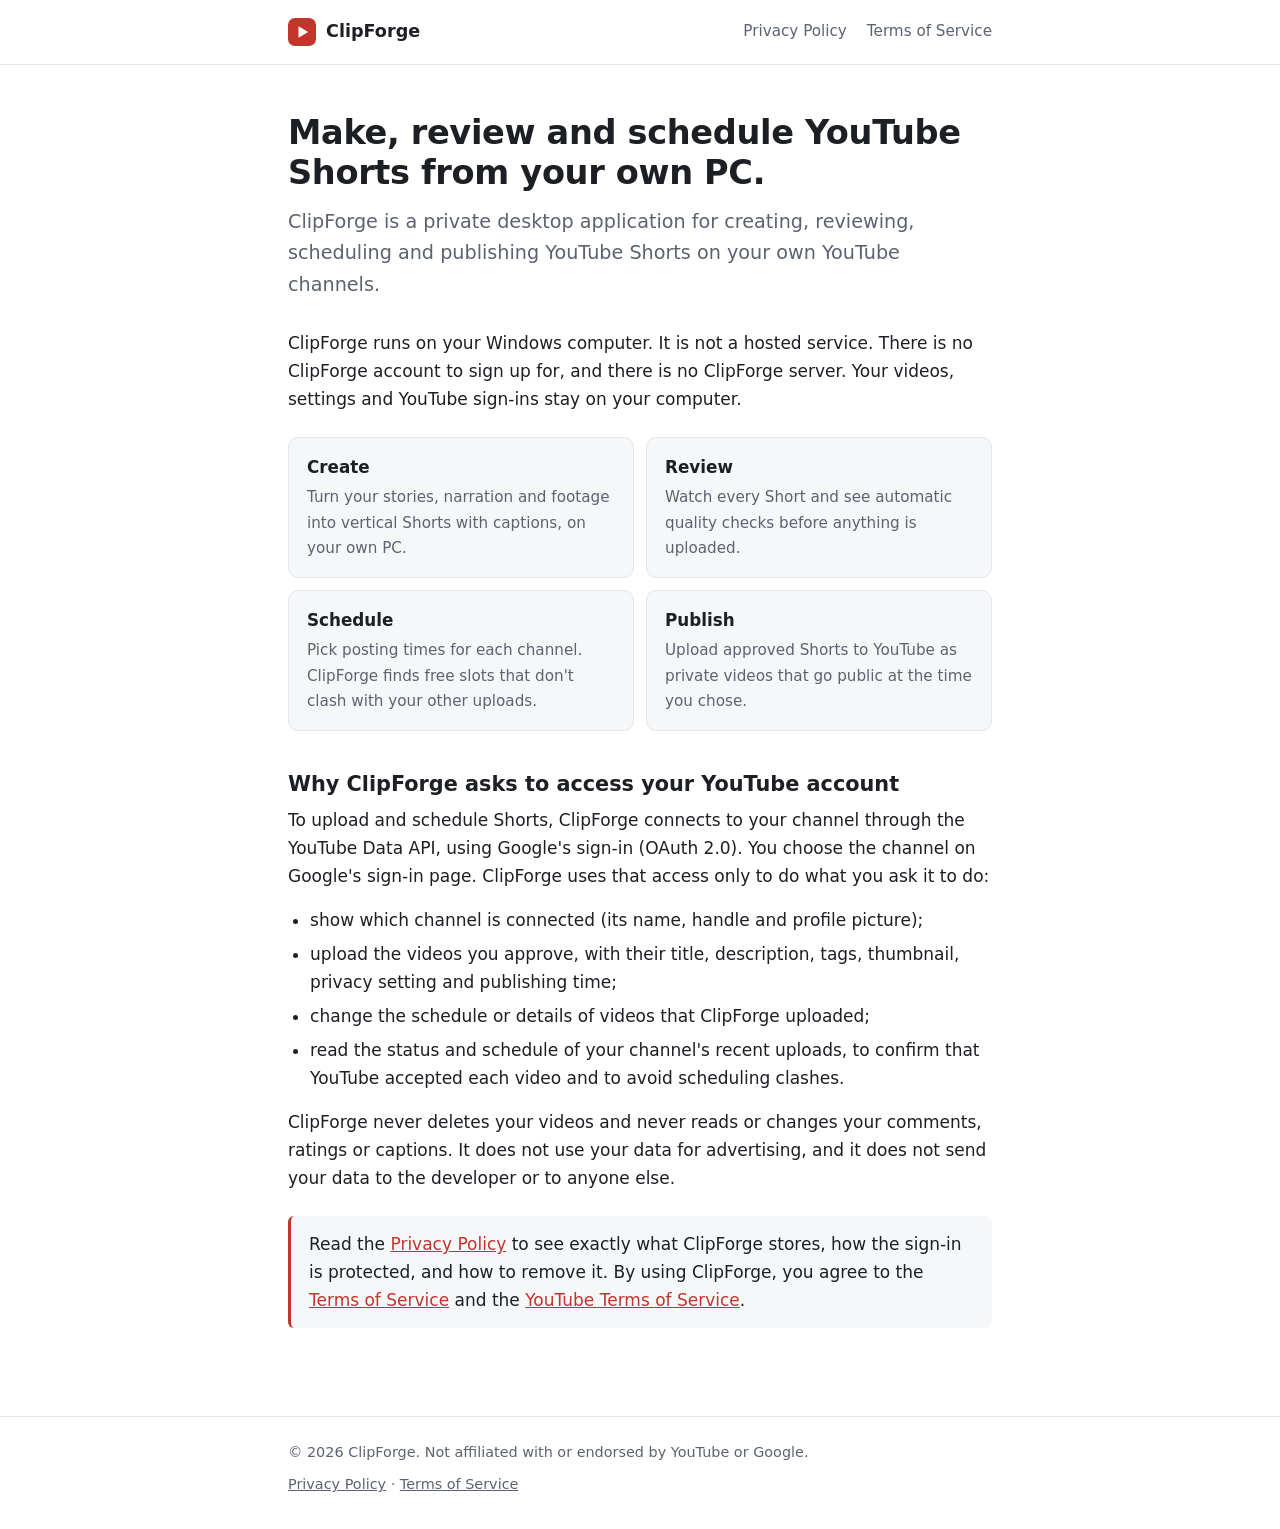
<file: index.html>
<!doctype html>
<html lang="en">
<head>
<meta charset="utf-8">
<meta name="viewport" content="width=device-width, initial-scale=1">
<meta name="google-site-verification" content="fVRmraAuHZY2KE5ik3LON_8XAXST-oLVaRAJ1fZMTHY">
<meta name="google-site-verification" content="ph9Epuf-XAnv-HXUv3TsF4xUbfz1Xj2PqviezFME37M">
<title>ClipForge</title>
<meta name="description" content="ClipForge is a private Windows desktop application for creating, reviewing, scheduling and publishing YouTube Shorts on your own channels.">
<link rel="icon" href="data:image/svg+xml,%3Csvg xmlns='http://www.w3.org/2000/svg' viewBox='0 0 32 32'%3E%3Crect width='32' height='32' rx='8' fill='%23c2352b'/%3E%3Cpath d='M12 9.5v13l11-6.5z' fill='white'/%3E%3C/svg%3E">
<link rel="stylesheet" href="style.css">
</head>
<body>
<header>
  <div class="wrap">
    <a class="brand" href="./">
      <svg width="28" height="28" viewBox="0 0 32 32" aria-hidden="true"><rect width="32" height="32" rx="8" fill="#c2352b"/><path d="M12 9.5v13l11-6.5z" fill="#fff"/></svg>
      ClipForge
    </a>
    <nav>
      <a href="privacy.html">Privacy Policy</a>
      <a href="terms.html">Terms of Service</a>
    </nav>
  </div>
</header>

<main>
  <div class="wrap">
    <h1>Make, review and schedule YouTube Shorts from your own PC.</h1>
    <p class="lead">ClipForge is a private desktop application for creating, reviewing, scheduling and publishing YouTube Shorts on your own YouTube channels.</p>

    <p>ClipForge runs on your Windows computer. It is not a hosted service. There is no ClipForge account to sign up for, and there is no ClipForge server. Your videos, settings and YouTube sign-ins stay on your computer.</p>

    <div class="grid">
      <div class="card"><h3>Create</h3><p>Turn your stories, narration and footage into vertical Shorts with captions, on your own PC.</p></div>
      <div class="card"><h3>Review</h3><p>Watch every Short and see automatic quality checks before anything is uploaded.</p></div>
      <div class="card"><h3>Schedule</h3><p>Pick posting times for each channel. ClipForge finds free slots that don't clash with your other uploads.</p></div>
      <div class="card"><h3>Publish</h3><p>Upload approved Shorts to YouTube as private videos that go public at the time you chose.</p></div>
    </div>

    <h2>Why ClipForge asks to access your YouTube account</h2>
    <p>To upload and schedule Shorts, ClipForge connects to your channel through the YouTube Data API, using Google's sign-in (OAuth&nbsp;2.0). You choose the channel on Google's sign-in page. ClipForge uses that access only to do what you ask it to do:</p>
    <ul>
      <li>show which channel is connected (its name, handle and profile picture);</li>
      <li>upload the videos you approve, with their title, description, tags, thumbnail, privacy setting and publishing time;</li>
      <li>change the schedule or details of videos that ClipForge uploaded;</li>
      <li>read the status and schedule of your channel's recent uploads, to confirm that YouTube accepted each video and to avoid scheduling clashes.</li>
    </ul>
    <p>ClipForge never deletes your videos and never reads or changes your comments, ratings or captions. It does not use your data for advertising, and it does not send your data to the developer or to anyone else.</p>

    <div class="note">
      <p>Read the <a href="privacy.html">Privacy Policy</a> to see exactly what ClipForge stores, how the sign-in is protected, and how to remove it. By using ClipForge, you agree to the <a href="terms.html">Terms of Service</a> and the <a href="https://www.youtube.com/t/terms">YouTube Terms of Service</a>.</p>
    </div>
  </div>
</main>

<footer>
  <div class="wrap">
    <span>© 2026 ClipForge. Not affiliated with or endorsed by YouTube or Google.</span>
    <span><a href="privacy.html">Privacy Policy</a> · <a href="terms.html">Terms of Service</a></span>
  </div>
</footer>
</body>
</html>
</file>
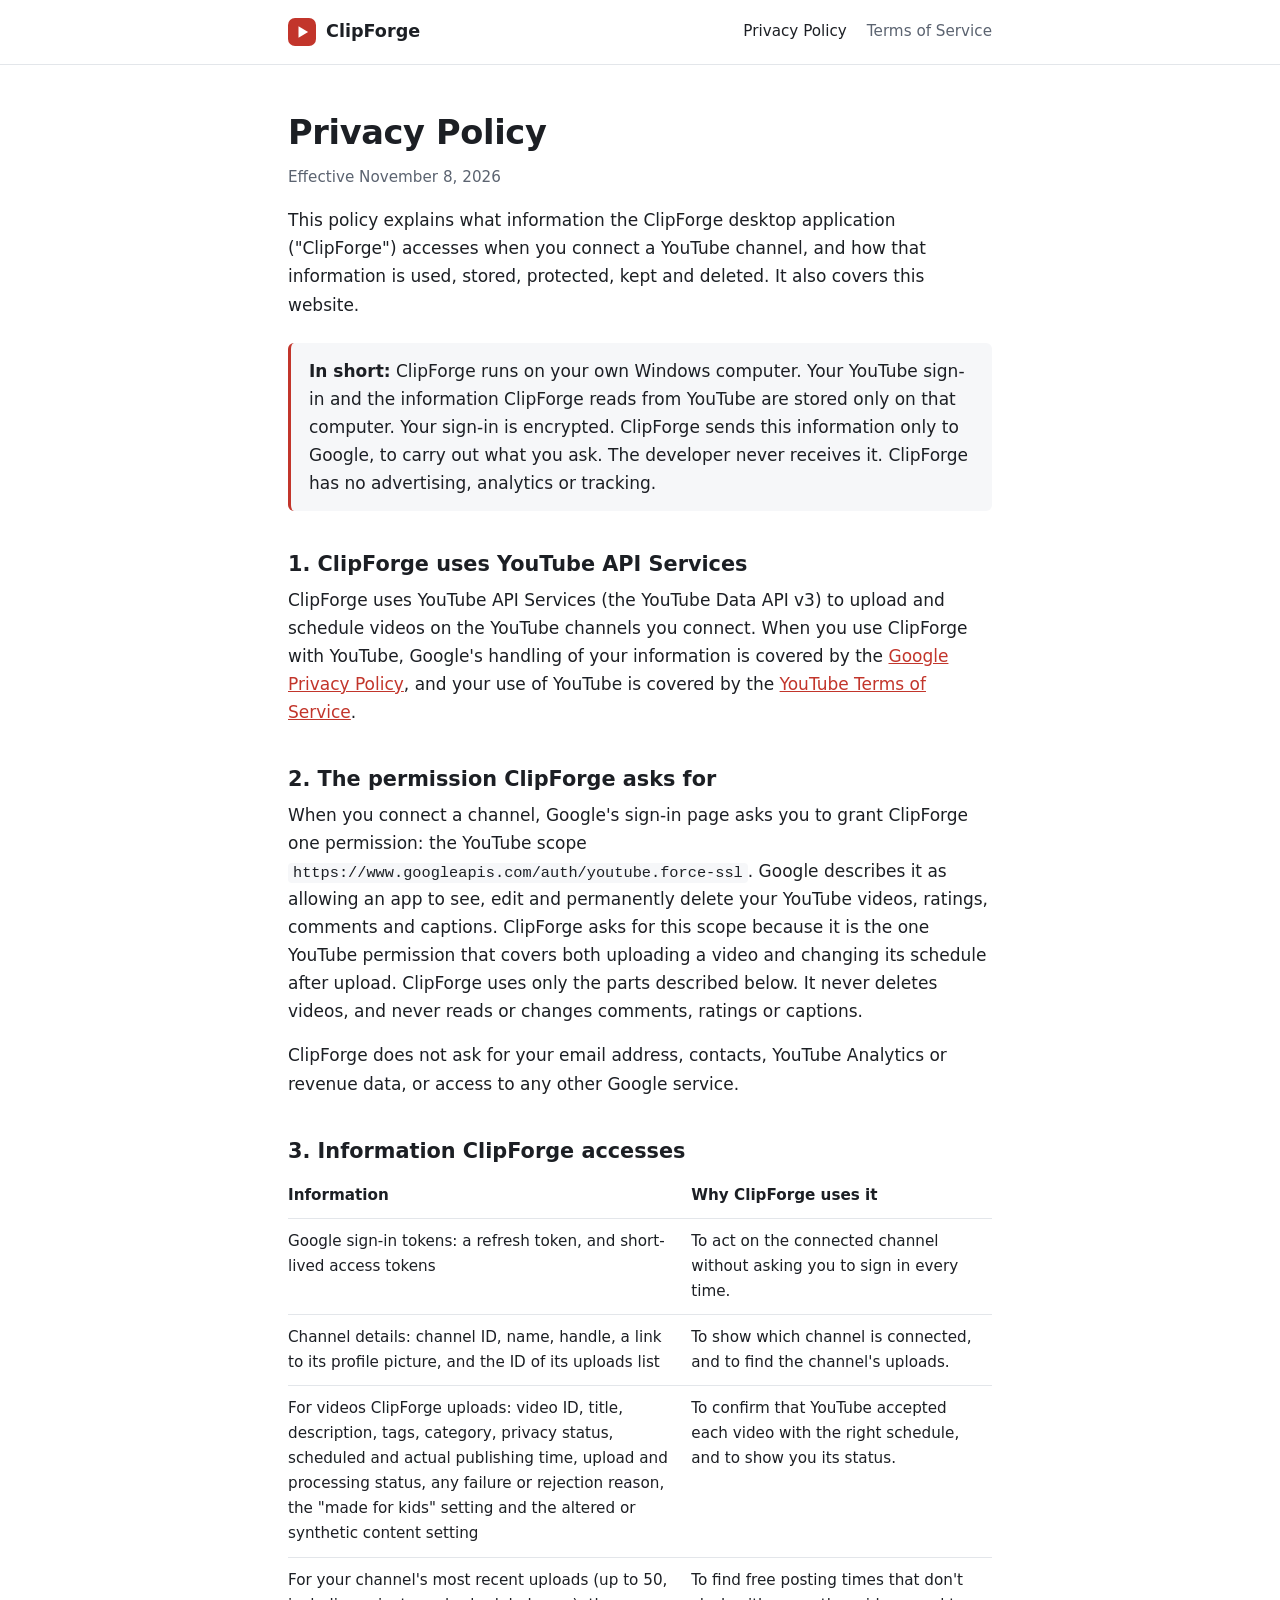
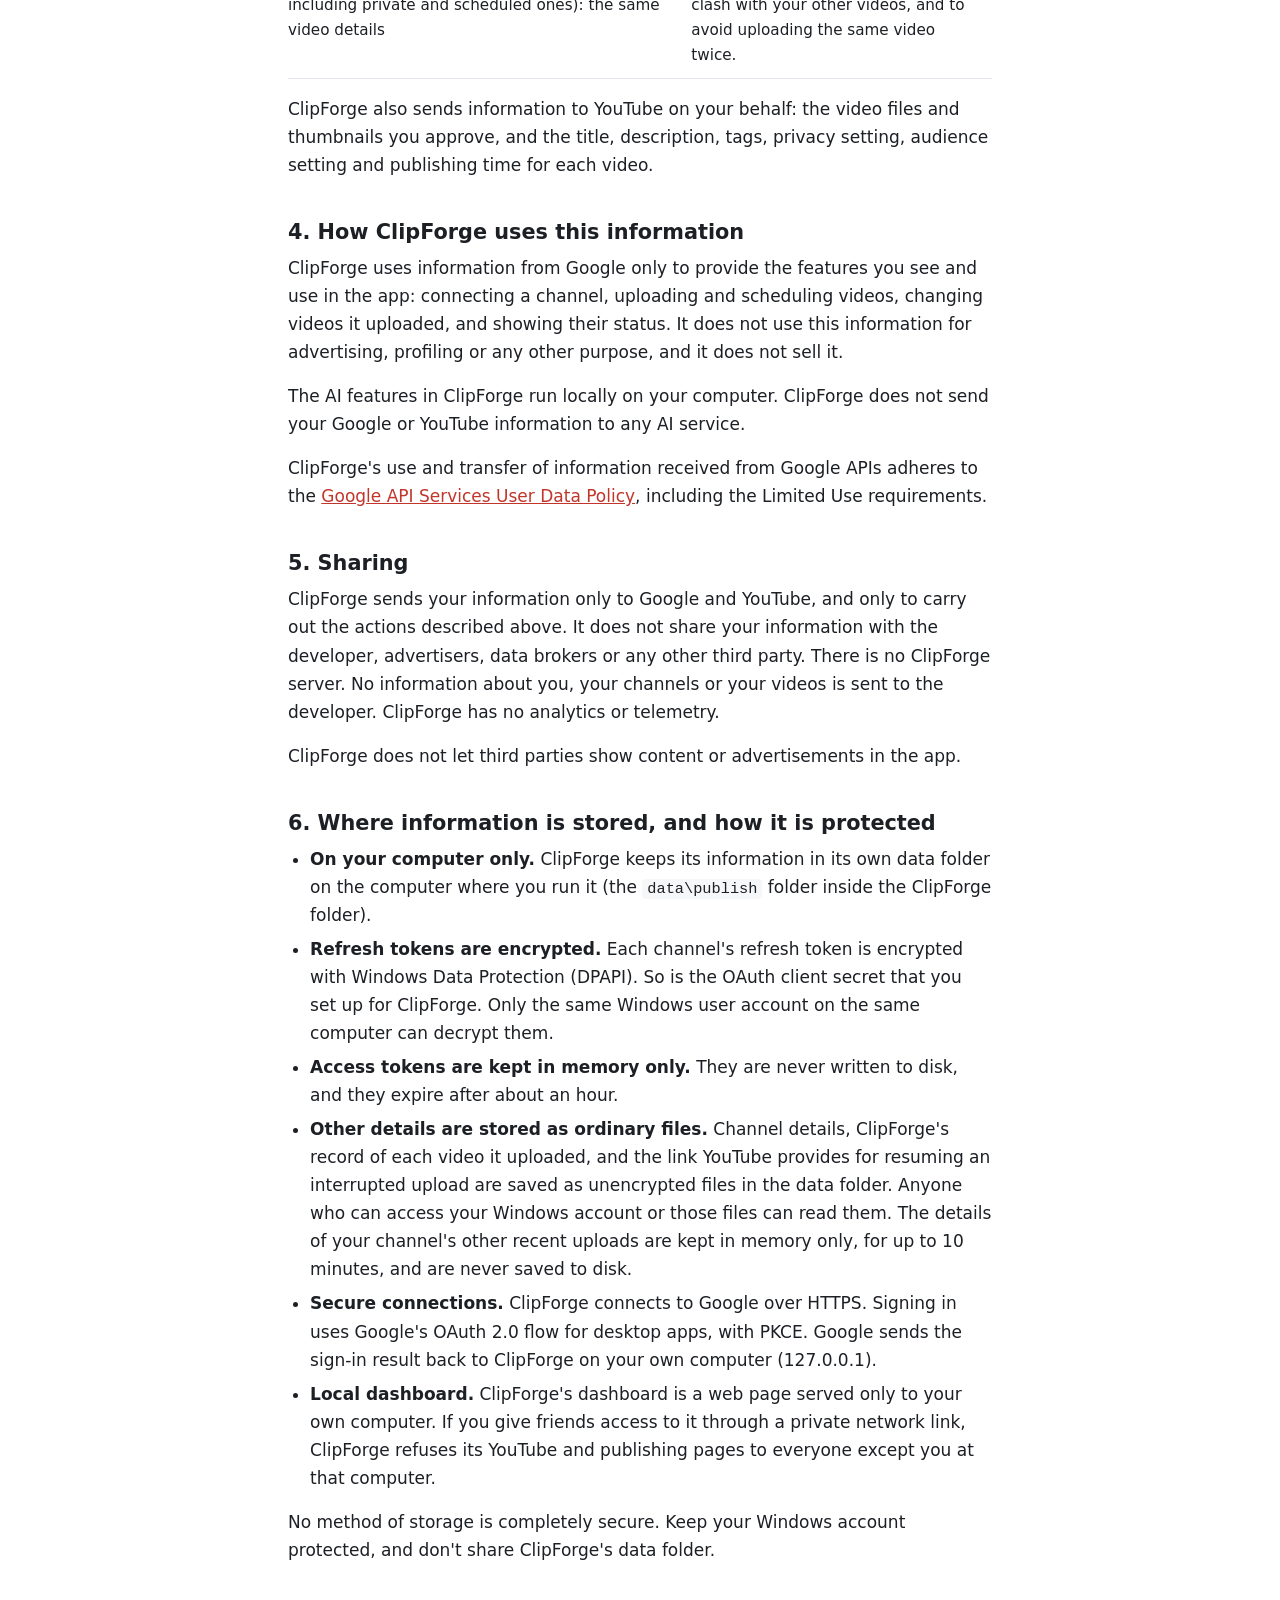
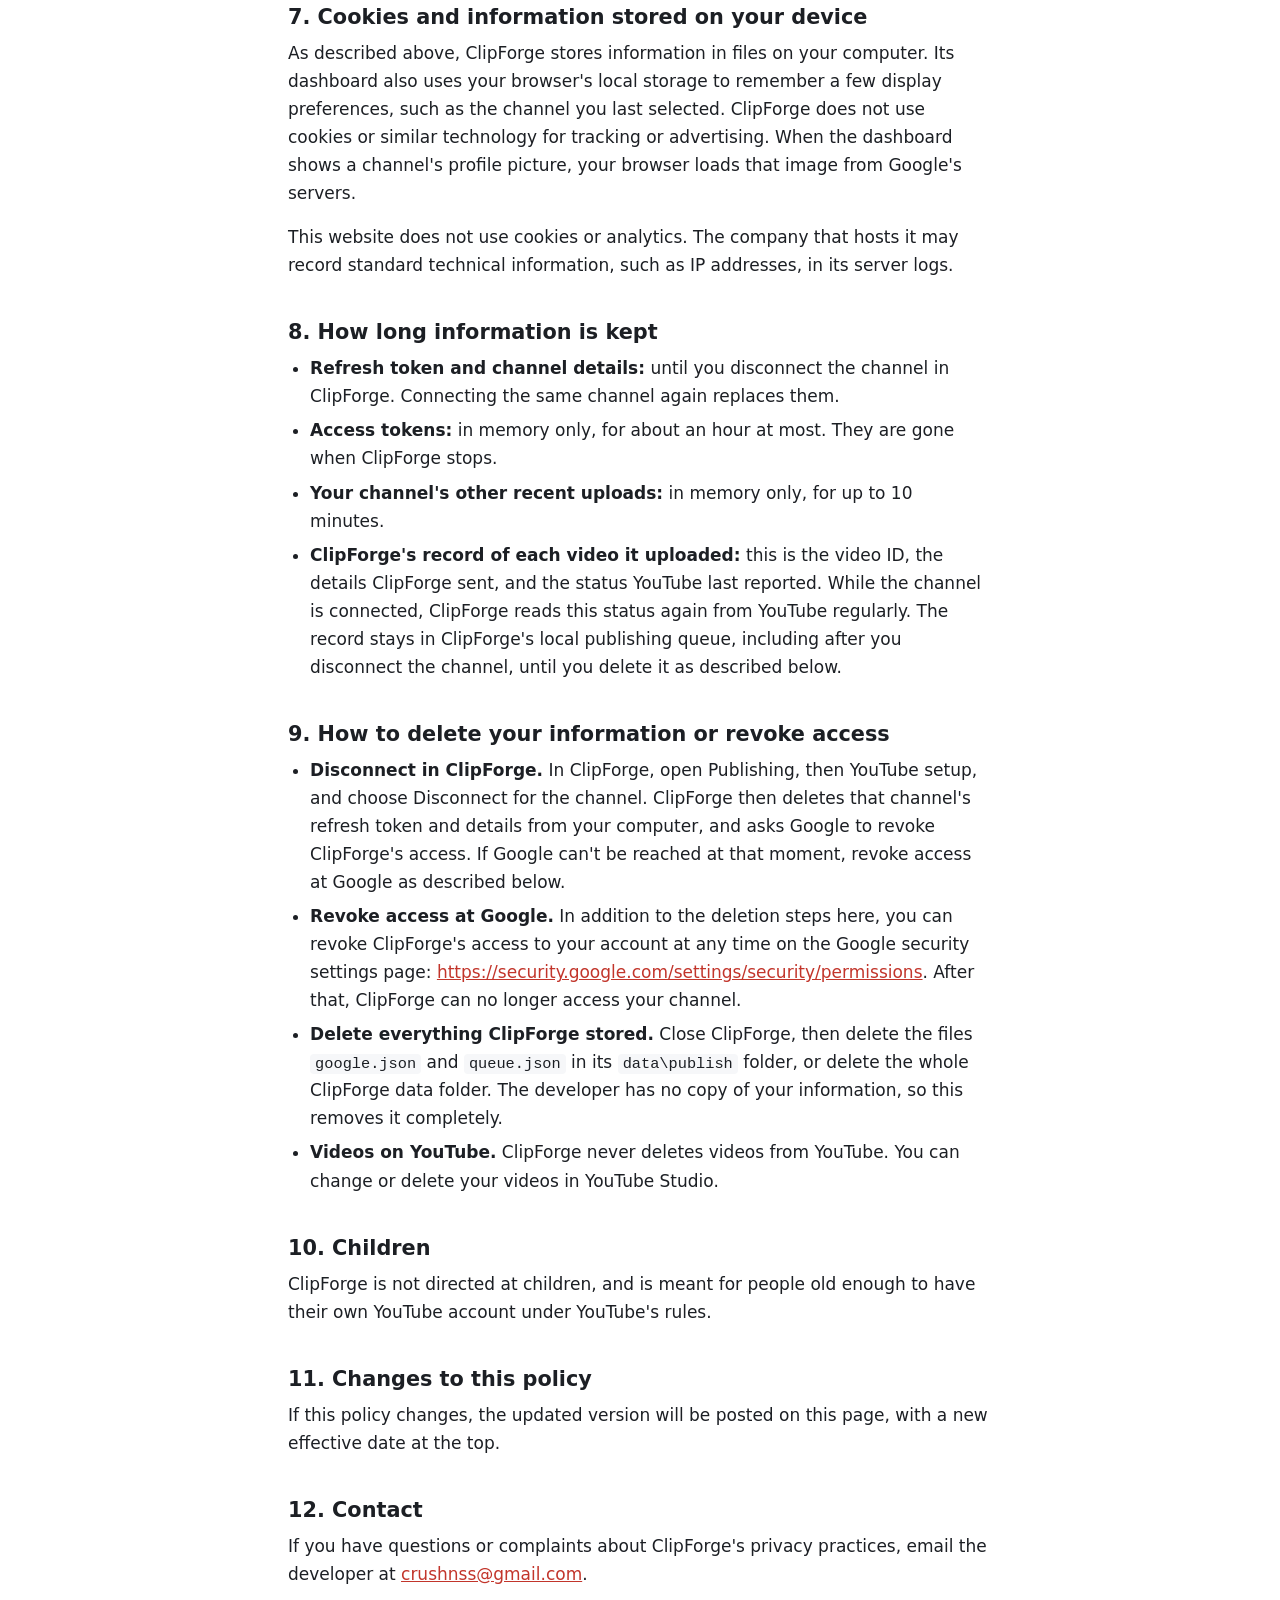
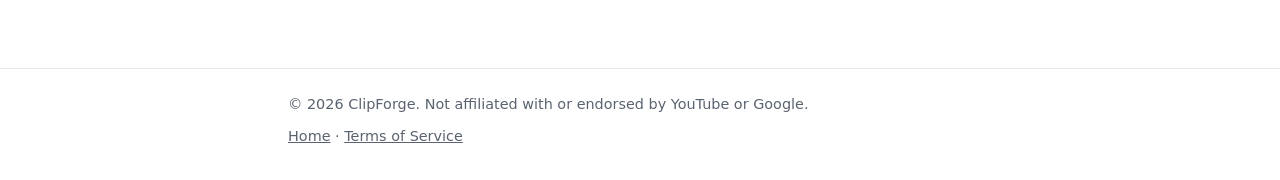
<file: privacy.html>
<!doctype html>
<html lang="en">
<head>
<meta charset="utf-8">
<meta name="viewport" content="width=device-width, initial-scale=1">
<title>Privacy Policy · ClipForge</title>
<meta name="description" content="How ClipForge accesses, uses, stores, protects, retains and deletes Google and YouTube account information.">
<link rel="icon" href="data:image/svg+xml,%3Csvg xmlns='http://www.w3.org/2000/svg' viewBox='0 0 32 32'%3E%3Crect width='32' height='32' rx='8' fill='%23c2352b'/%3E%3Cpath d='M12 9.5v13l11-6.5z' fill='white'/%3E%3C/svg%3E">
<link rel="stylesheet" href="style.css">
</head>
<body>
<header>
  <div class="wrap">
    <a class="brand" href="./">
      <svg width="28" height="28" viewBox="0 0 32 32" aria-hidden="true"><rect width="32" height="32" rx="8" fill="#c2352b"/><path d="M12 9.5v13l11-6.5z" fill="#fff"/></svg>
      ClipForge
    </a>
    <nav>
      <a href="privacy.html" aria-current="page">Privacy Policy</a>
      <a href="terms.html">Terms of Service</a>
    </nav>
  </div>
</header>

<main>
  <div class="wrap">
    <h1>Privacy Policy</h1>
    <p class="meta">Effective November 8, 2026</p>

    <p>This policy explains what information the ClipForge desktop application ("ClipForge") accesses when you connect a YouTube channel, and how that information is used, stored, protected, kept and deleted. It also covers this website.</p>

    <div class="note">
      <p><strong>In short:</strong> ClipForge runs on your own Windows computer. Your YouTube sign-in and the information ClipForge reads from YouTube are stored only on that computer. Your sign-in is encrypted. ClipForge sends this information only to Google, to carry out what you ask. The developer never receives it. ClipForge has no advertising, analytics or tracking.</p>
    </div>

    <h2>1. ClipForge uses YouTube API Services</h2>
    <p>ClipForge uses YouTube API Services (the YouTube Data API v3) to upload and schedule videos on the YouTube channels you connect. When you use ClipForge with YouTube, Google's handling of your information is covered by the <a href="http://www.google.com/policies/privacy">Google Privacy Policy</a>, and your use of YouTube is covered by the <a href="https://www.youtube.com/t/terms">YouTube Terms of Service</a>.</p>

    <h2>2. The permission ClipForge asks for</h2>
    <p>When you connect a channel, Google's sign-in page asks you to grant ClipForge one permission: the YouTube scope <code>https://www.googleapis.com/auth/youtube.force-ssl</code>. Google describes it as allowing an app to see, edit and permanently delete your YouTube videos, ratings, comments and captions. ClipForge asks for this scope because it is the one YouTube permission that covers both uploading a video and changing its schedule after upload. ClipForge uses only the parts described below. It never deletes videos, and never reads or changes comments, ratings or captions.</p>
    <p>ClipForge does not ask for your email address, contacts, YouTube Analytics or revenue data, or access to any other Google service.</p>

    <h2>3. Information ClipForge accesses</h2>
    <div class="table">
    <table>
      <tr><th>Information</th><th>Why ClipForge uses it</th></tr>
      <tr><td>Google sign-in tokens: a refresh token, and short-lived access tokens</td><td>To act on the connected channel without asking you to sign in every time.</td></tr>
      <tr><td>Channel details: channel ID, name, handle, a link to its profile picture, and the ID of its uploads list</td><td>To show which channel is connected, and to find the channel's uploads.</td></tr>
      <tr><td>For videos ClipForge uploads: video ID, title, description, tags, category, privacy status, scheduled and actual publishing time, upload and processing status, any failure or rejection reason, the "made for kids" setting and the altered or synthetic content setting</td><td>To confirm that YouTube accepted each video with the right schedule, and to show you its status.</td></tr>
      <tr><td>For your channel's most recent uploads (up to 50, including private and scheduled ones): the same video details</td><td>To find free posting times that don't clash with your other videos, and to avoid uploading the same video twice.</td></tr>
    </table>
    </div>
    <p>ClipForge also sends information to YouTube on your behalf: the video files and thumbnails you approve, and the title, description, tags, privacy setting, audience setting and publishing time for each video.</p>

    <h2>4. How ClipForge uses this information</h2>
    <p>ClipForge uses information from Google only to provide the features you see and use in the app: connecting a channel, uploading and scheduling videos, changing videos it uploaded, and showing their status. It does not use this information for advertising, profiling or any other purpose, and it does not sell it.</p>
    <p>The AI features in ClipForge run locally on your computer. ClipForge does not send your Google or YouTube information to any AI service.</p>
    <p>ClipForge's use and transfer of information received from Google APIs adheres to the <a href="https://developers.google.com/terms/api-services-user-data-policy">Google API Services User Data Policy</a>, including the Limited Use requirements.</p>

    <h2>5. Sharing</h2>
    <p>ClipForge sends your information only to Google and YouTube, and only to carry out the actions described above. It does not share your information with the developer, advertisers, data brokers or any other third party. There is no ClipForge server. No information about you, your channels or your videos is sent to the developer. ClipForge has no analytics or telemetry.</p>
    <p>ClipForge does not let third parties show content or advertisements in the app.</p>

    <h2>6. Where information is stored, and how it is protected</h2>
    <ul>
      <li><strong>On your computer only.</strong> ClipForge keeps its information in its own data folder on the computer where you run it (the <code>data\publish</code> folder inside the ClipForge folder).</li>
      <li><strong>Refresh tokens are encrypted.</strong> Each channel's refresh token is encrypted with Windows Data Protection (DPAPI). So is the OAuth client secret that you set up for ClipForge. Only the same Windows user account on the same computer can decrypt them.</li>
      <li><strong>Access tokens are kept in memory only.</strong> They are never written to disk, and they expire after about an hour.</li>
      <li><strong>Other details are stored as ordinary files.</strong> Channel details, ClipForge's record of each video it uploaded, and the link YouTube provides for resuming an interrupted upload are saved as unencrypted files in the data folder. Anyone who can access your Windows account or those files can read them. The details of your channel's other recent uploads are kept in memory only, for up to 10 minutes, and are never saved to disk.</li>
      <li><strong>Secure connections.</strong> ClipForge connects to Google over HTTPS. Signing in uses Google's OAuth 2.0 flow for desktop apps, with PKCE. Google sends the sign-in result back to ClipForge on your own computer (127.0.0.1).</li>
      <li><strong>Local dashboard.</strong> ClipForge's dashboard is a web page served only to your own computer. If you give friends access to it through a private network link, ClipForge refuses its YouTube and publishing pages to everyone except you at that computer.</li>
    </ul>
    <p>No method of storage is completely secure. Keep your Windows account protected, and don't share ClipForge's data folder.</p>

    <h2>7. Cookies and information stored on your device</h2>
    <p>As described above, ClipForge stores information in files on your computer. Its dashboard also uses your browser's local storage to remember a few display preferences, such as the channel you last selected. ClipForge does not use cookies or similar technology for tracking or advertising. When the dashboard shows a channel's profile picture, your browser loads that image from Google's servers.</p>
    <p>This website does not use cookies or analytics. The company that hosts it may record standard technical information, such as IP addresses, in its server logs.</p>

    <h2>8. How long information is kept</h2>
    <ul>
      <li><strong>Refresh token and channel details:</strong> until you disconnect the channel in ClipForge. Connecting the same channel again replaces them.</li>
      <li><strong>Access tokens:</strong> in memory only, for about an hour at most. They are gone when ClipForge stops.</li>
      <li><strong>Your channel's other recent uploads:</strong> in memory only, for up to 10 minutes.</li>
      <li><strong>ClipForge's record of each video it uploaded:</strong> this is the video ID, the details ClipForge sent, and the status YouTube last reported. While the channel is connected, ClipForge reads this status again from YouTube regularly. The record stays in ClipForge's local publishing queue, including after you disconnect the channel, until you delete it as described below.</li>
    </ul>

    <h2>9. How to delete your information or revoke access</h2>
    <ul>
      <li><strong>Disconnect in ClipForge.</strong> In ClipForge, open Publishing, then YouTube setup, and choose Disconnect for the channel. ClipForge then deletes that channel's refresh token and details from your computer, and asks Google to revoke ClipForge's access. If Google can't be reached at that moment, revoke access at Google as described below.</li>
      <li><strong>Revoke access at Google.</strong> In addition to the deletion steps here, you can revoke ClipForge's access to your account at any time on the Google security settings page: <a href="https://security.google.com/settings/security/permissions">https://security.google.com/settings/security/permissions</a>. After that, ClipForge can no longer access your channel.</li>
      <li><strong>Delete everything ClipForge stored.</strong> Close ClipForge, then delete the files <code>google.json</code> and <code>queue.json</code> in its <code>data\publish</code> folder, or delete the whole ClipForge data folder. The developer has no copy of your information, so this removes it completely.</li>
      <li><strong>Videos on YouTube.</strong> ClipForge never deletes videos from YouTube. You can change or delete your videos in YouTube Studio.</li>
    </ul>

    <h2>10. Children</h2>
    <p>ClipForge is not directed at children, and is meant for people old enough to have their own YouTube account under YouTube's rules.</p>

    <h2>11. Changes to this policy</h2>
    <p>If this policy changes, the updated version will be posted on this page, with a new effective date at the top.</p>

    <h2>12. Contact</h2>
    <p>If you have questions or complaints about ClipForge's privacy practices, email the developer at <a href="mailto:crushnss@gmail.com">crushnss@gmail.com</a>.</p>
  </div>
</main>

<footer>
  <div class="wrap">
    <span>© 2026 ClipForge. Not affiliated with or endorsed by YouTube or Google.</span>
    <span><a href="./">Home</a> · <a href="terms.html">Terms of Service</a></span>
  </div>
</footer>
</body>
</html>
</file>
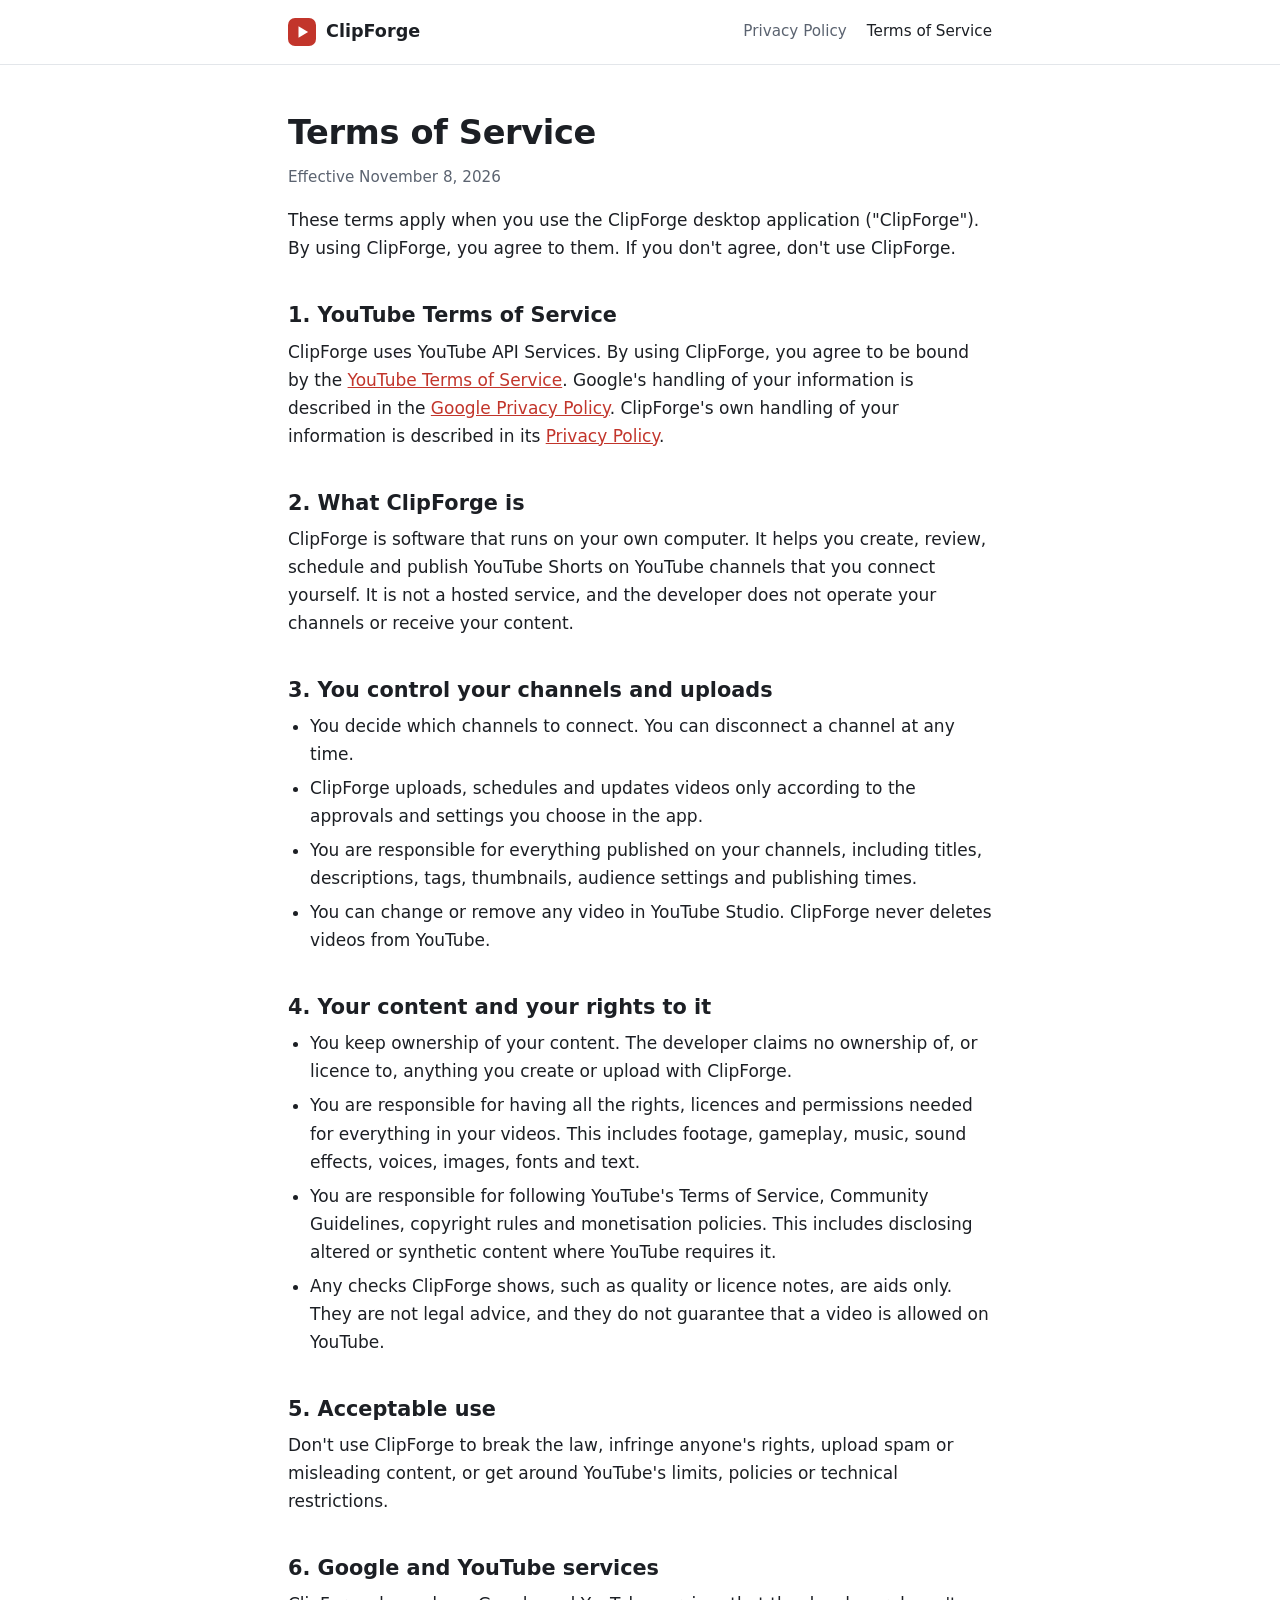
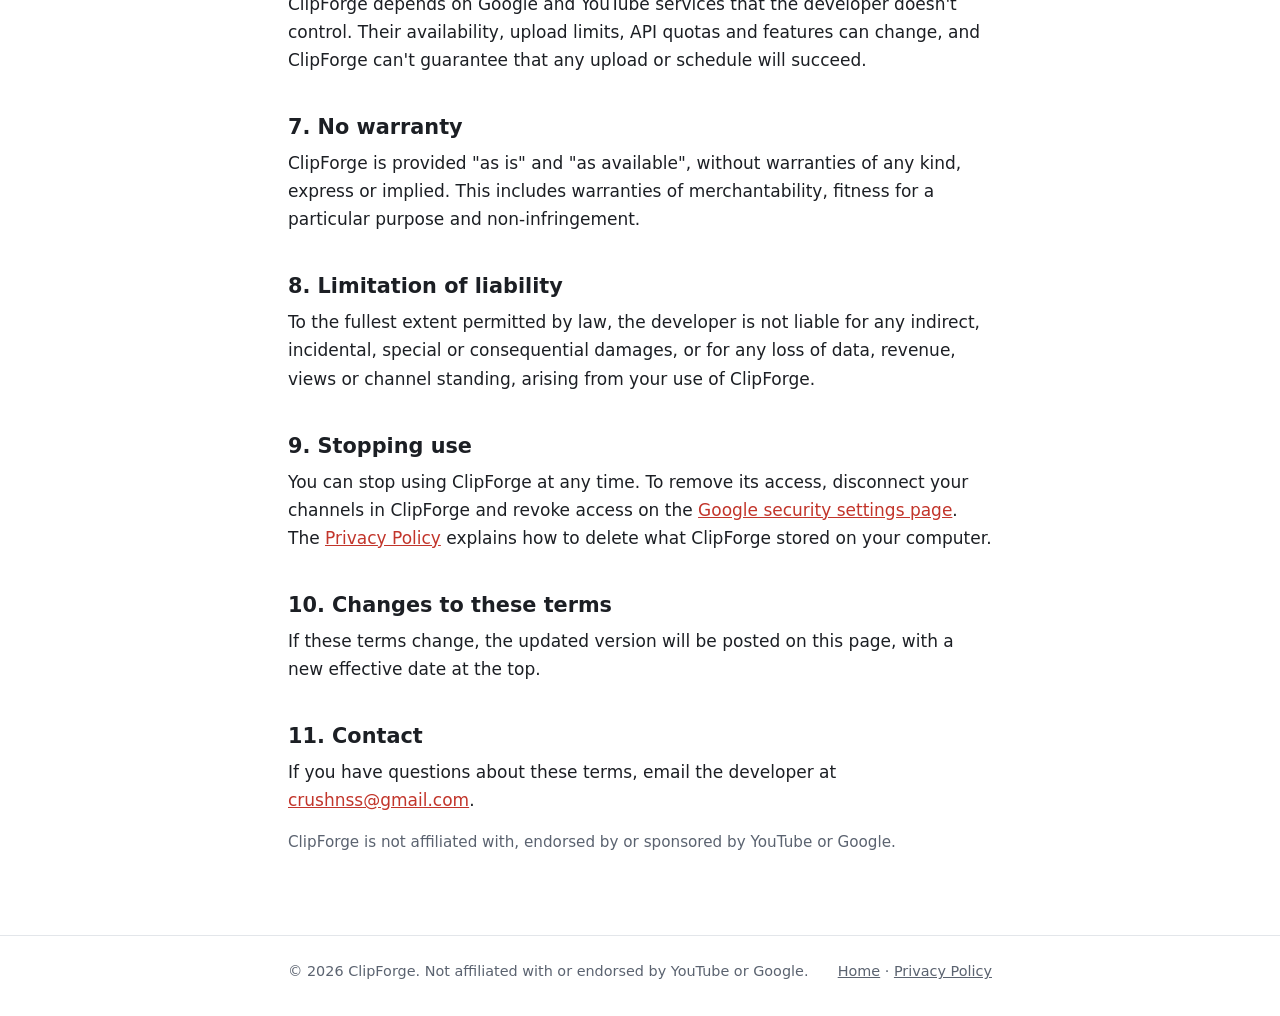
<file: terms.html>
<!doctype html>
<html lang="en">
<head>
<meta charset="utf-8">
<meta name="viewport" content="width=device-width, initial-scale=1">
<title>Terms of Service · ClipForge</title>
<meta name="description" content="The terms for using the ClipForge desktop application with your YouTube channels.">
<link rel="icon" href="data:image/svg+xml,%3Csvg xmlns='http://www.w3.org/2000/svg' viewBox='0 0 32 32'%3E%3Crect width='32' height='32' rx='8' fill='%23c2352b'/%3E%3Cpath d='M12 9.5v13l11-6.5z' fill='white'/%3E%3C/svg%3E">
<link rel="stylesheet" href="style.css">
</head>
<body>
<header>
  <div class="wrap">
    <a class="brand" href="./">
      <svg width="28" height="28" viewBox="0 0 32 32" aria-hidden="true"><rect width="32" height="32" rx="8" fill="#c2352b"/><path d="M12 9.5v13l11-6.5z" fill="#fff"/></svg>
      ClipForge
    </a>
    <nav>
      <a href="privacy.html">Privacy Policy</a>
      <a href="terms.html" aria-current="page">Terms of Service</a>
    </nav>
  </div>
</header>

<main>
  <div class="wrap">
    <h1>Terms of Service</h1>
    <p class="meta">Effective November 8, 2026</p>

    <p>These terms apply when you use the ClipForge desktop application ("ClipForge"). By using ClipForge, you agree to them. If you don't agree, don't use ClipForge.</p>

    <h2>1. YouTube Terms of Service</h2>
    <p>ClipForge uses YouTube API Services. By using ClipForge, you agree to be bound by the <a href="https://www.youtube.com/t/terms">YouTube Terms of Service</a>. Google's handling of your information is described in the <a href="http://www.google.com/policies/privacy">Google Privacy Policy</a>. ClipForge's own handling of your information is described in its <a href="privacy.html">Privacy Policy</a>.</p>

    <h2>2. What ClipForge is</h2>
    <p>ClipForge is software that runs on your own computer. It helps you create, review, schedule and publish YouTube Shorts on YouTube channels that you connect yourself. It is not a hosted service, and the developer does not operate your channels or receive your content.</p>

    <h2>3. You control your channels and uploads</h2>
    <ul>
      <li>You decide which channels to connect. You can disconnect a channel at any time.</li>
      <li>ClipForge uploads, schedules and updates videos only according to the approvals and settings you choose in the app.</li>
      <li>You are responsible for everything published on your channels, including titles, descriptions, tags, thumbnails, audience settings and publishing times.</li>
      <li>You can change or remove any video in YouTube Studio. ClipForge never deletes videos from YouTube.</li>
    </ul>

    <h2>4. Your content and your rights to it</h2>
    <ul>
      <li>You keep ownership of your content. The developer claims no ownership of, or licence to, anything you create or upload with ClipForge.</li>
      <li>You are responsible for having all the rights, licences and permissions needed for everything in your videos. This includes footage, gameplay, music, sound effects, voices, images, fonts and text.</li>
      <li>You are responsible for following YouTube's Terms of Service, Community Guidelines, copyright rules and monetisation policies. This includes disclosing altered or synthetic content where YouTube requires it.</li>
      <li>Any checks ClipForge shows, such as quality or licence notes, are aids only. They are not legal advice, and they do not guarantee that a video is allowed on YouTube.</li>
    </ul>

    <h2>5. Acceptable use</h2>
    <p>Don't use ClipForge to break the law, infringe anyone's rights, upload spam or misleading content, or get around YouTube's limits, policies or technical restrictions.</p>

    <h2>6. Google and YouTube services</h2>
    <p>ClipForge depends on Google and YouTube services that the developer doesn't control. Their availability, upload limits, API quotas and features can change, and ClipForge can't guarantee that any upload or schedule will succeed.</p>

    <h2>7. No warranty</h2>
    <p>ClipForge is provided "as is" and "as available", without warranties of any kind, express or implied. This includes warranties of merchantability, fitness for a particular purpose and non-infringement.</p>

    <h2>8. Limitation of liability</h2>
    <p>To the fullest extent permitted by law, the developer is not liable for any indirect, incidental, special or consequential damages, or for any loss of data, revenue, views or channel standing, arising from your use of ClipForge.</p>

    <h2>9. Stopping use</h2>
    <p>You can stop using ClipForge at any time. To remove its access, disconnect your channels in ClipForge and revoke access on the <a href="https://security.google.com/settings/security/permissions">Google security settings page</a>. The <a href="privacy.html">Privacy Policy</a> explains how to delete what ClipForge stored on your computer.</p>

    <h2>10. Changes to these terms</h2>
    <p>If these terms change, the updated version will be posted on this page, with a new effective date at the top.</p>

    <h2>11. Contact</h2>
    <p>If you have questions about these terms, email the developer at <a href="mailto:crushnss@gmail.com">crushnss@gmail.com</a>.</p>

    <p class="meta">ClipForge is not affiliated with, endorsed by or sponsored by YouTube or Google.</p>
  </div>
</main>

<footer>
  <div class="wrap">
    <span>© 2026 ClipForge. Not affiliated with or endorsed by YouTube or Google.</span>
    <span><a href="./">Home</a> · <a href="privacy.html">Privacy Policy</a></span>
  </div>
</footer>
</body>
</html>
</file>
<file: style.css>
:root {
  --bg: #ffffff;
  --text: #1c1f24;
  --muted: #5b6370;
  --line: #e3e6ea;
  --panel: #f6f7f9;
  --accent: #c2352b;
}
@media (prefers-color-scheme: dark) {
  :root:not([data-theme="light"]) {
    --bg: #121418;
    --text: #e8eaed;
    --muted: #9aa3ae;
    --line: #2a2f36;
    --panel: #1a1d22;
    --accent: #ff6a5c;
  }
}
:root[data-theme="dark"] {
  --bg: #121418;
  --text: #e8eaed;
  --muted: #9aa3ae;
  --line: #2a2f36;
  --panel: #1a1d22;
  --accent: #ff6a5c;
}

* { box-sizing: border-box; }
html { -webkit-text-size-adjust: 100%; }
body {
  margin: 0;
  background: var(--bg);
  color: var(--text);
  font: 17px/1.65 system-ui, -apple-system, "Segoe UI", Roboto, "Helvetica Neue", Arial, sans-serif;
}
.wrap { max-width: 46rem; margin: 0 auto; padding: 0 16px; }

header { border-bottom: 1px solid var(--line); }
header .wrap { display: flex; align-items: center; justify-content: space-between; gap: 16px; min-height: 64px; flex-wrap: wrap; }
.brand { display: flex; align-items: center; gap: 10px; color: var(--text); text-decoration: none; font-weight: 700; font-size: 1.1rem; }
.brand svg { flex: none; }
nav { display: flex; gap: 20px; font-size: .95rem; }
nav a { color: var(--muted); text-decoration: none; }
nav a:hover, nav a[aria-current="page"] { color: var(--text); }

main { padding: 48px 0 64px; }
h1 { font-size: 2.1rem; line-height: 1.2; margin: 0 0 12px; letter-spacing: -.01em; }
h2 { font-size: 1.3rem; line-height: 1.3; margin: 40px 0 8px; }
h3 { font-size: 1.05rem; margin: 24px 0 4px; }
p, ul, ol, table { margin: 0 0 16px; }
ul, ol { padding-left: 1.3em; }
li { margin-bottom: 6px; }
a { color: var(--accent); }
code { font: .9em ui-monospace, Consolas, monospace; background: var(--panel); padding: 1px 5px; border-radius: 4px; overflow-wrap: anywhere; }
.lead { font-size: 1.2rem; color: var(--muted); margin-bottom: 28px; }
.meta { color: var(--muted); font-size: .95rem; }

.grid { display: grid; grid-template-columns: repeat(2, 1fr); gap: 12px; margin: 24px 0 8px; }
@media (max-width: 560px) { .grid { grid-template-columns: 1fr; } h1 { font-size: 1.7rem; } }
.card { background: var(--panel); border: 1px solid var(--line); border-radius: 10px; padding: 16px 18px; }
.card h3 { margin: 0 0 4px; }
.card p { margin: 0; color: var(--muted); font-size: .95rem; }

.note { background: var(--panel); border-left: 3px solid var(--accent); border-radius: 6px; padding: 14px 18px; margin: 24px 0; }
.note p:last-child { margin-bottom: 0; }

.table { width: 100%; overflow-x: auto; }
table { width: 100%; border-collapse: collapse; font-size: .95rem; }
th, td { text-align: left; vertical-align: top; padding: 10px 12px 10px 0; border-bottom: 1px solid var(--line); }
th { font-weight: 600; white-space: nowrap; }

footer { border-top: 1px solid var(--line); color: var(--muted); font-size: .9rem; }
footer .wrap { padding-top: 24px; padding-bottom: 32px; display: flex; flex-wrap: wrap; gap: 8px 20px; justify-content: space-between; }
footer a { color: var(--muted); }
</file>
